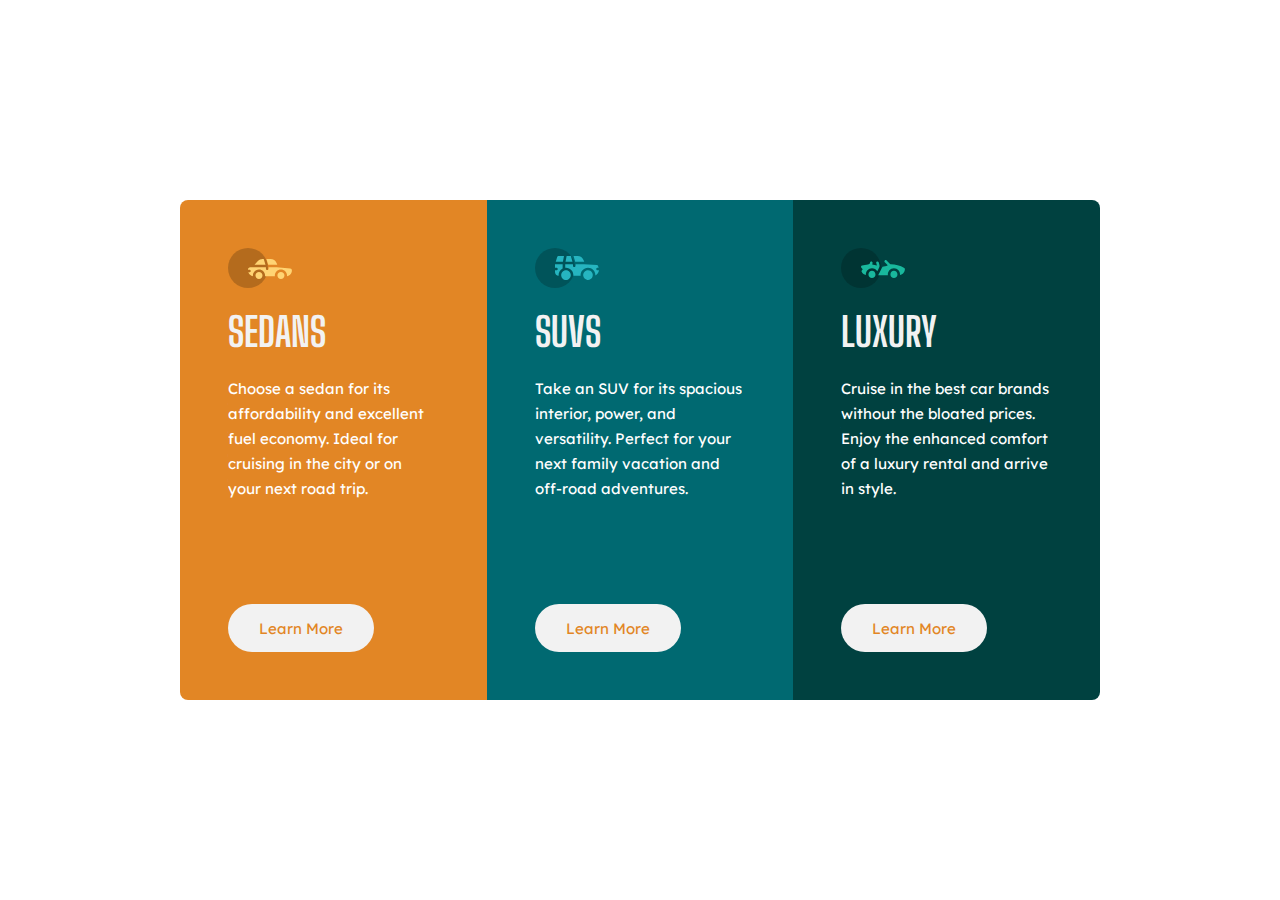
<file: 3-column-preview-card-component/index.html>
<!DOCTYPE html>
<html lang="en">
<head>
    <meta charset="UTF-8">
    <meta name="viewport" content="width=device-width, initial-scale=1.0">
    <title>3 column preview card component</title>
    <link rel="stylesheet" href="styles.css">
</head>
<body>
    <div class="card">
        <div class="types-container sedans">
            <img src="images/sedans.svg" alt="Sedans icon">
            <h2>Sedans</h2>
            <p>Choose a sedan for its affordability and excellent fuel economy. Ideal for cruising in the city or on your next road trip.</p>
            <button>Learn More</button>
        </div>
        <div class="types-container suvs">
            <img src="images/suvs.svg" alt="SUVs icon">
            <h2>SUVs</h2>
            <p>Take an SUV for its spacious interior, power, and versatility. Perfect for your next family vacation and off-road adventures.</p>
            <button>Learn More</button>

        </div>
        <div class="types-container luxury">
            <img src="images/luxury.svg" alt="Luxury icon">
            <h2>Luxury</h2>
            <p>Cruise in the best car brands without the bloated prices. Enjoy the enhanced comfort of a luxury rental and arrive in style. </p>
            <button>Learn More</button>
        </div>
    </div>
</body>
</html>
</file>
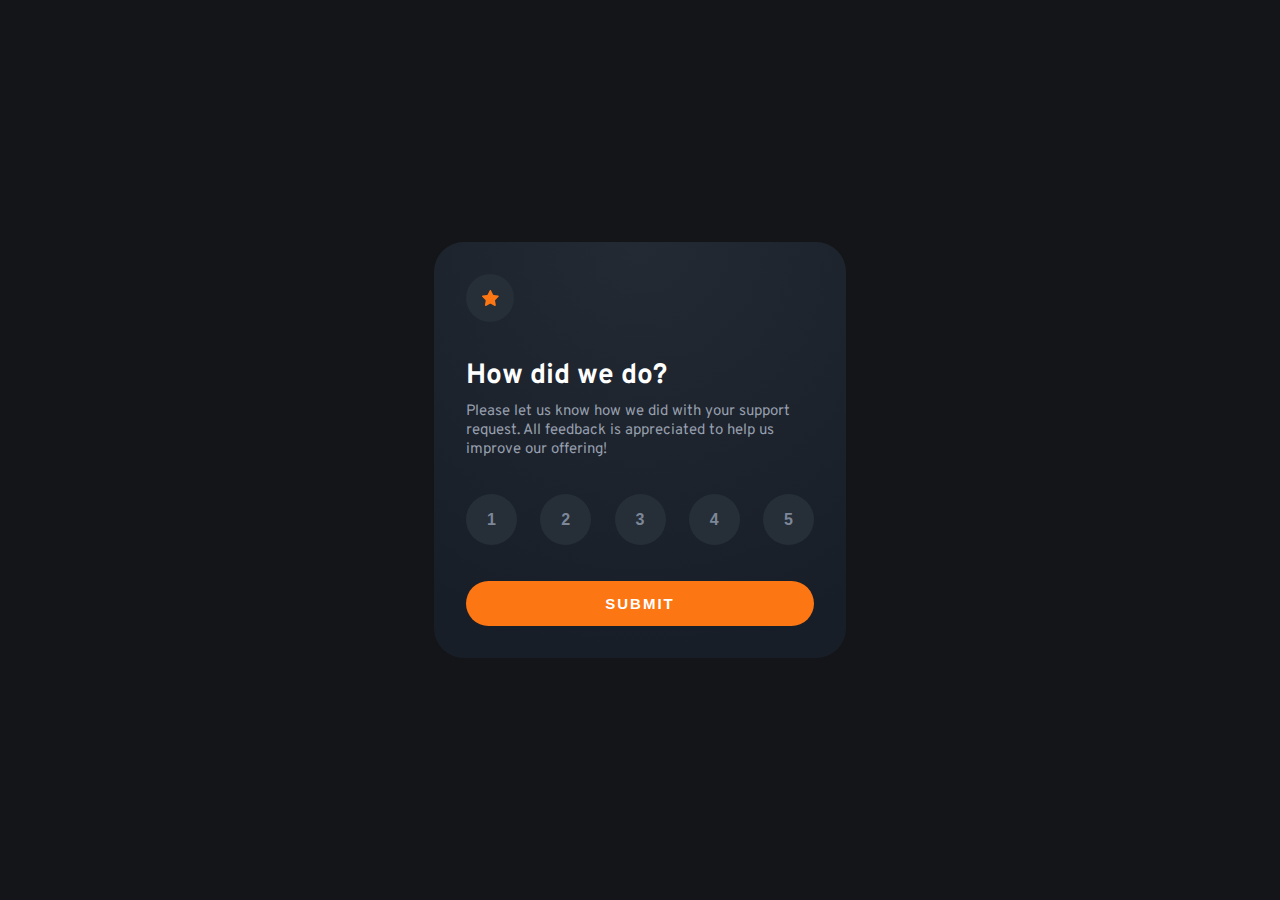
<file: interactive-rating-component/index.html>
<!DOCTYPE html>
<html lang="en">
<head>
    <meta charset="UTF-8">
    <meta name="viewport" content="width=device-width, initial-scale=1.0">
    <link rel="stylesheet" href="styles/style.css">
    <title>Interactive rating component</title>
</head>
<body>
    <section class="card">
        <div class="icon-container">
            <img src="images/Star.svg" alt="">
        </div>
        <div class="text-container">
            <h1>How did we do?</h1>
            <p>Please let us know how we did with your support request. All feedback is appreciated to help us improve our offering!</p>
        </div>
        <div class="rate-btn-container">
            <button class="rate-btn">1</button>
            <button class="rate-btn">2</button>
            <button class="rate-btn">3</button>
            <button class="rate-btn">4</button>
            <button class="rate-btn">5</button>
        </div>
        <button class="btn">Submit</button>
    </section>

    <script src="scripts/main.js"></script>
</body>
</html>
</file>
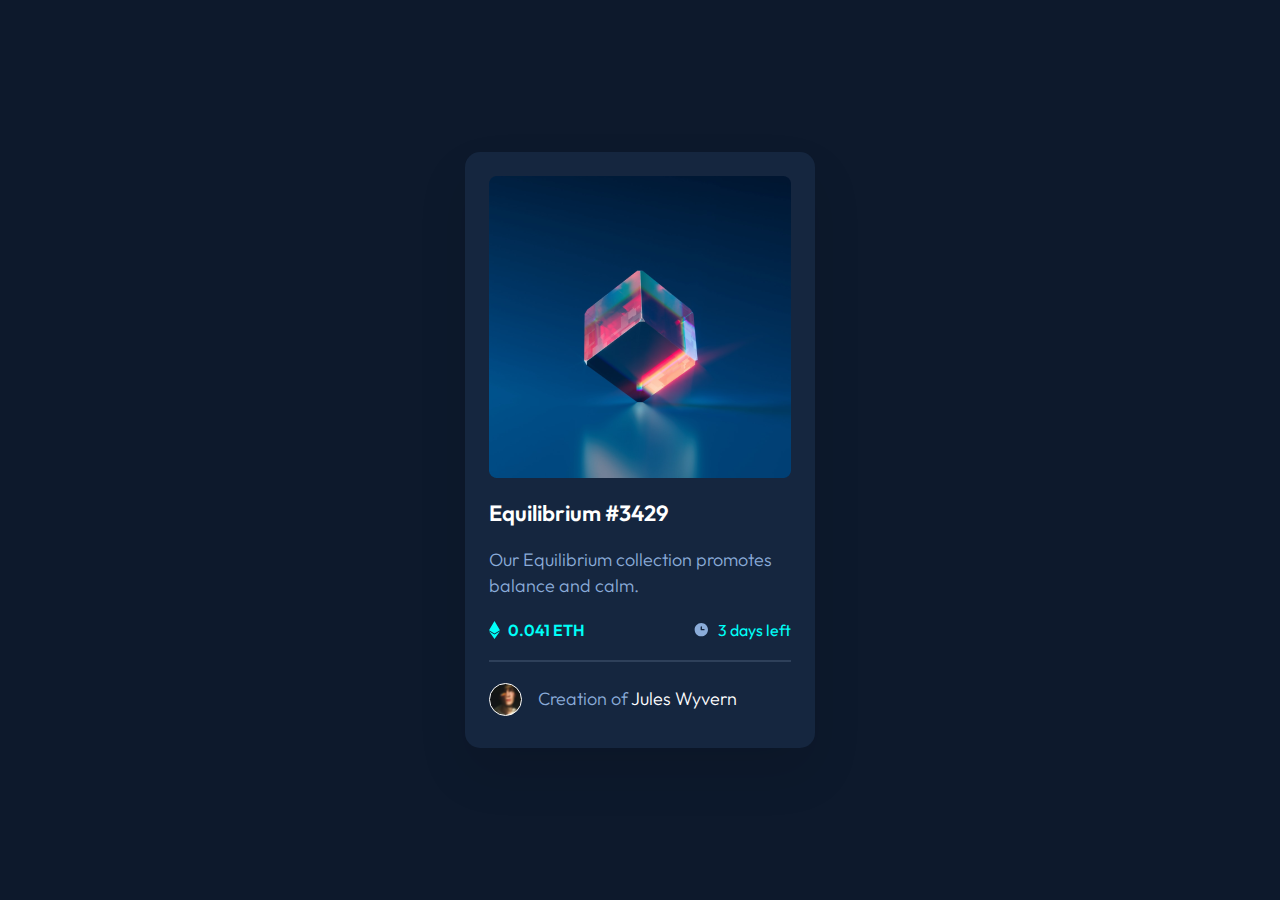
<file: nft-preview-card-component/index.html>
<!DOCTYPE html>
<html lang="en">
<head>
    <meta charset="UTF-8">
    <meta name="viewport" content="width=device-width, initial-scale=1.0">
    <link rel="stylesheet" href="styles.css">
    <title>NFT preview card component</title>
</head>
<body>
    <section class="card">
        <div class="image-container">
            <div class="overlay"></div>
            <img src="images/Eye.svg" alt="" class="view">
        </div>
        <h1>Equilibrium #3429</h1>
        <p>Our Equilibrium collection promotes balance and calm.</p>
        <div class="nft-info">
            <div class="price">
                <img src="images/ethereum.svg" alt="">
                <span>0.041 ETH</span>
            </div>
            <div class="days-left">
                <img src="images/Clock.svg" alt="">
                <span>3 days left</span>
            </div>
        </div>
        <hr>
        <div class="creator">
            <img src="images/creator-image.svg" alt="">
            <p>Creation of <span>Jules Wyvern</span></p>
        </div>
    </section>
</body>
</html>
</file>
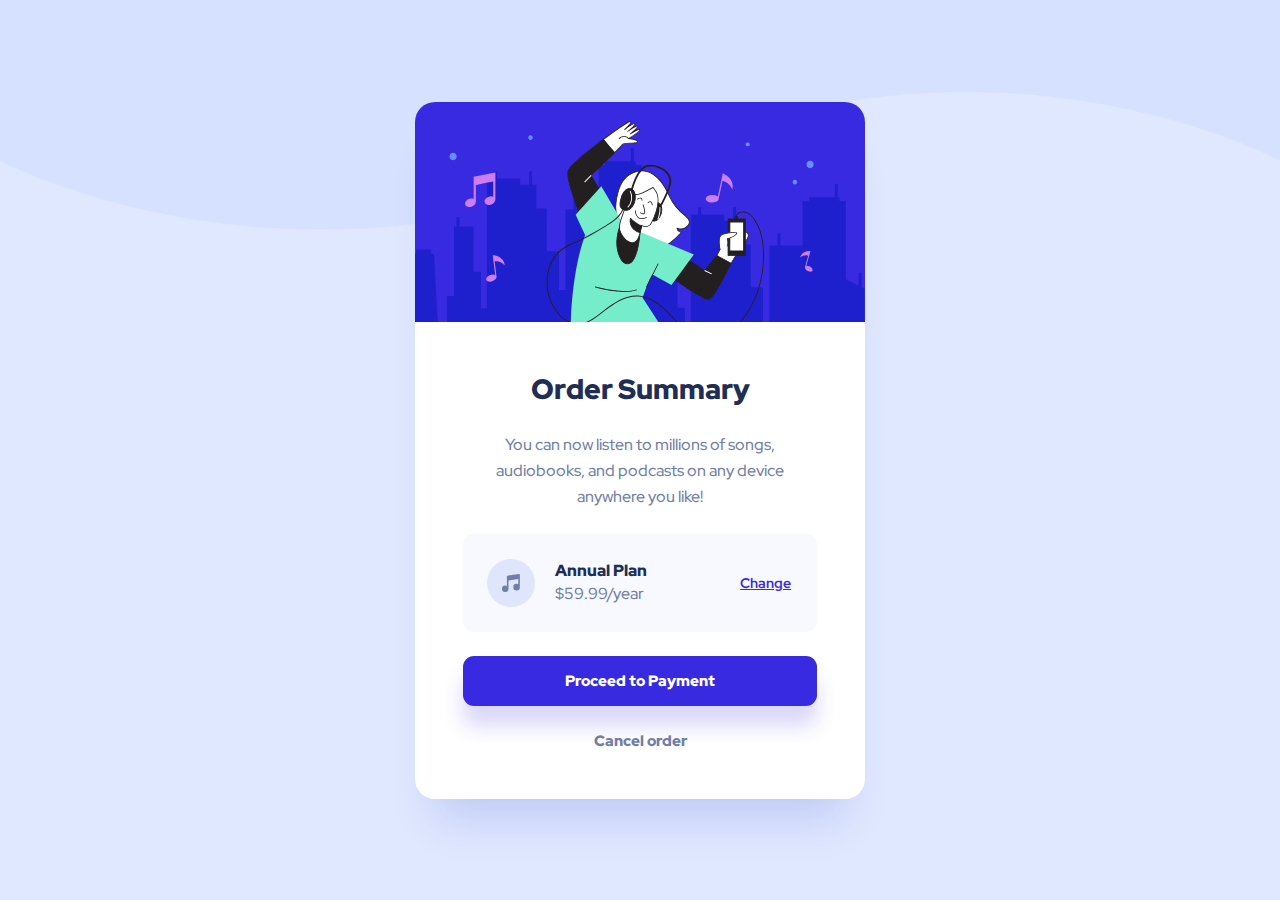
<file: order-summary-component/index.html>
<!DOCTYPE html>
<html lang="en">
<head>
    <meta charset="UTF-8">
    <meta name="viewport" content="width=device-width, initial-scale=1.0">
    <link rel="stylesheet" href="styles.css">
    <title>Order summary component</title>
</head>
<body>
    <div class="card">
        <div class="hero"></div>
        <div class="summary">
            <h1>Order Summary</h1>
            <p>You can now listen to millions of songs, audiobooks, and podcasts on any device anywhere you like!</p>
            <div class="plan-wrapper">
                <img src="images/icon-music.svg" alt="" class="icon-music">
                <div class="price">
                    <h3>Annual Plan</h3>
                    <p>$59.99/year</p>
                </div>
                <a href="#">Change</a>
            </div>
            <button>Proceed to Payment</button>
            <a href="#" class="cancel">Cancel order</a>
        </div>
    </div>
</body>
</html>
</file>
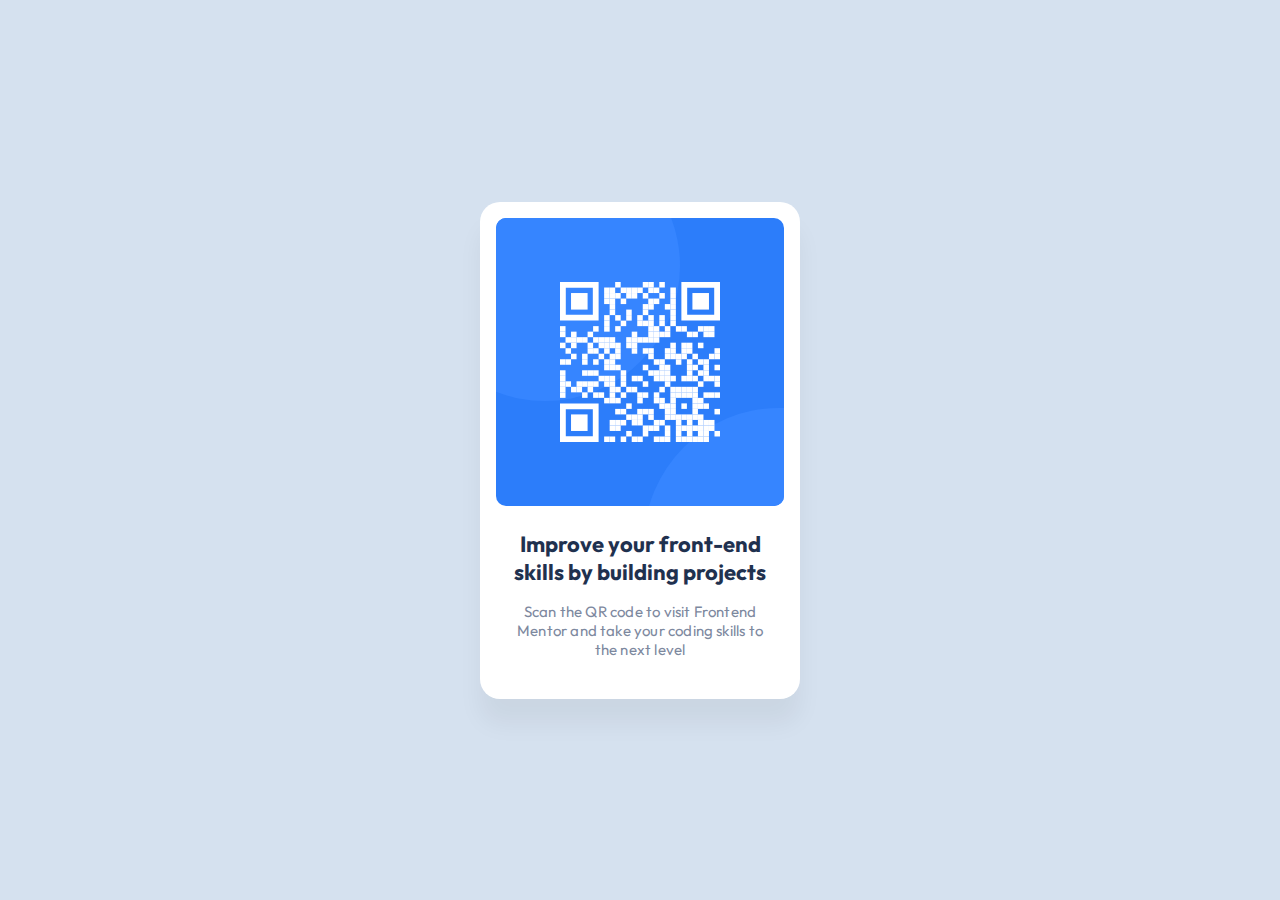
<file: qr-code-component/index.html>
<!DOCTYPE html>
<html lang="en">
<head>
    <meta charset="UTF-8">
    <meta name="viewport" content="width=device-width, initial-scale=1.0">
    <link rel="stylesheet" href="style.css">
    <title>QR Code Component</title>
</head>
<body>
    <section class="card">
        <div class="qr-code-container">
            <img src="qr-code.svg" alt="" class="qr-code">
            <div class="circle-bg top"></div>
            <div class="circle-bg bottom"></div>
        </div>

        <div class="text-container">
            <h1>Improve your front-end skills by building projects</h1>
            <p>Scan the QR code to visit Frontend Mentor and take your coding skills to the next level</p>
        </div>
    </section>
</body>
</html>
</file>
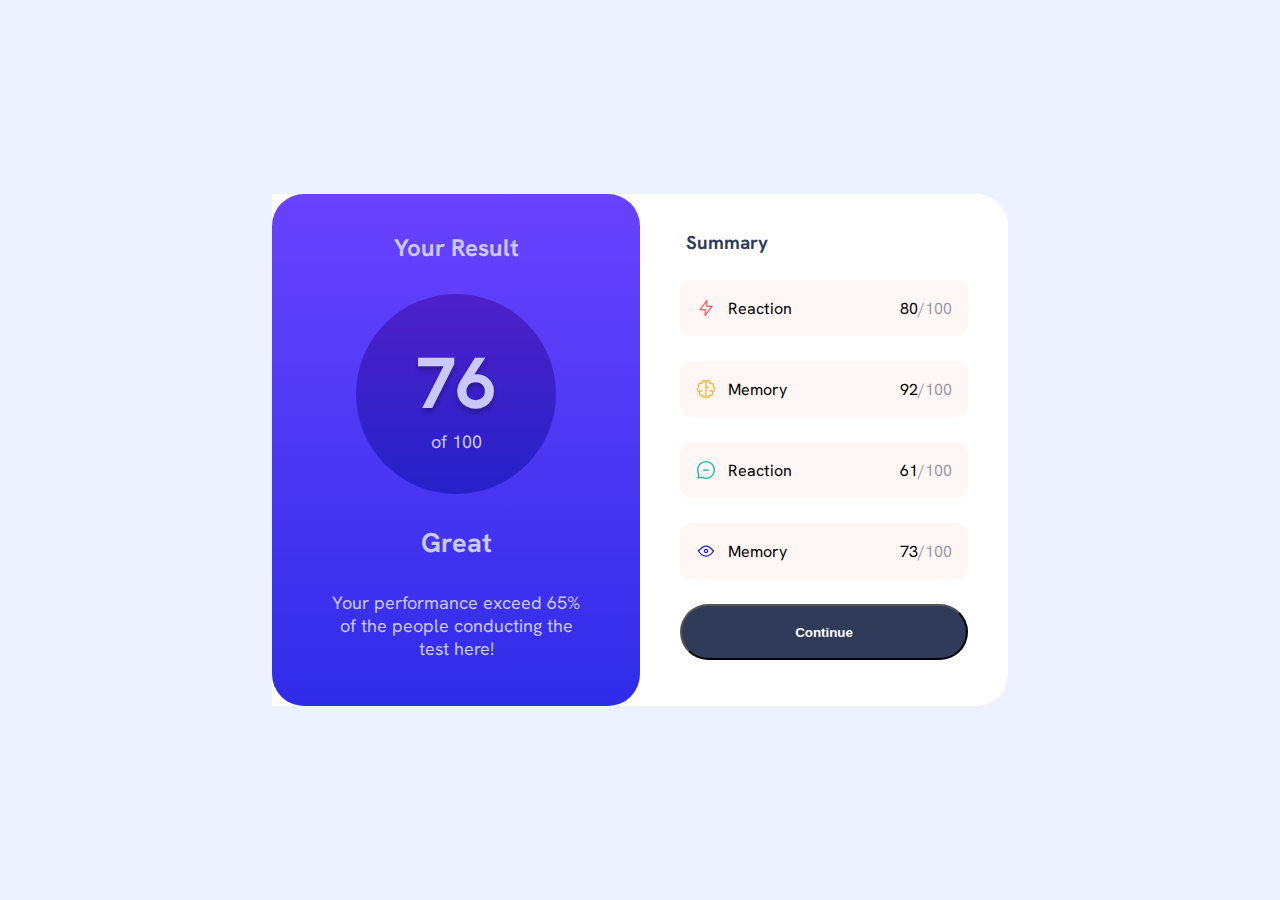
<file: results-summary-component/index.html>
<!DOCTYPE html>
<html lang="en">
<head>
    <meta charset="UTF-8">
    <meta name="viewport" content="width=device-width, initial-scale=1.0">
    <link rel="stylesheet" href="styles.css">
    <title>Result Summary Component - Front End Mentor</title>
</head>
<body>
    <div class="card">
        <div class="result">
            <h3>Your Result</h3>
            <div class="result-score">
                <h2>76</h2>
                <p>of 100</p>
            </div>
            <h2>Great</h2>
            <p>Your performance exceed 65% of the people conducting the test here!</p>
        </div>
        <div class="summary">
            <h3>Summary</h3>
            <div>
                <p>
                    <img src="images/iconoir_flash.svg" alt="">
                    Reaction
                </p>
                <span>80<span class="out-of">/100</span></span>
            </div>
            <div>
                <p>
                    <img src="images/iconoir_brain.svg" alt="">
                    Memory
                </p>
                <span>92<span class="out-of">/100</span></span>
            </div>
            <div>
                <p>
                    <img src="images/iconoir_chat-remove.svg" alt="">
                    Reaction
                </p>
                <span>61<span class="out-of">/100</span></span>
            </div>
            <div>
                <p>
                    <img src="images/iconoir_eye-empty.svg" alt="">
                    Memory
                </p>
                <span>73<span class="out-of">/100</span></span>
            </div>
            <button class="btn">Continue</button>
        </div>
    </div>
</body>
</html>
</file>
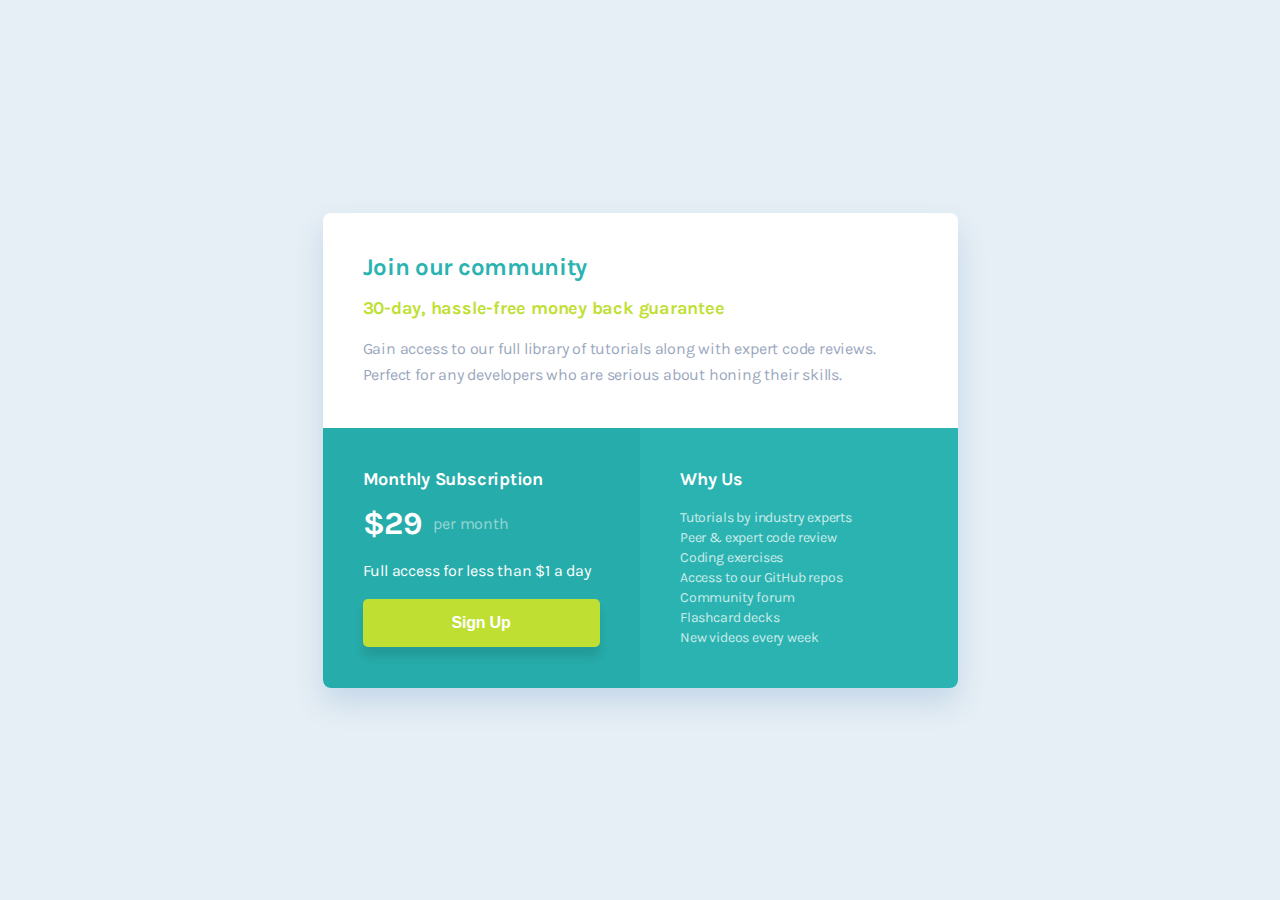
<file: single-price-grid-component/index.html>
<!DOCTYPE html>
<html lang="en">
<head>
    <meta charset="UTF-8">
    <meta name="viewport" content="width=device-width, initial-scale=1.0">
    <title>Document</title>
    <link rel="stylesheet" href="styles.css">
</head>
<body>
    <div class="card">
        <div class="community">
            <h1>Join our community</h1>
            <h3>30-day, hassle-free money back guarantee</h3>
            <p>Gain access to our full library of tutorials along with expert code reviews. Perfect for any developers who are serious about honing their skills.</p>
        </div>
        <div class="subscription">
            <h3>Monthly Subscription</h3>
            <div class="price">
                <h2>$29</h2>
                <span>per month</span>
            </div>
            <p>Full access for less than $1 a day</p>
            <button>Sign Up</button>
        </div>
        <div class="why-us">
            <h3>Why Us</h3>
            <ul>
                <li>Tutorials by industry experts</li>
                <li>Peer & expert code review</li>
                <li>Coding exercises</li>
                <li>Access to our GitHub repos</li>
                <li>Community forum</li>
                <li>Flashcard decks</li>
                <li>New videos every week</li>
            </ul>
        </div>
    </div>
</body>
</html>
</file>
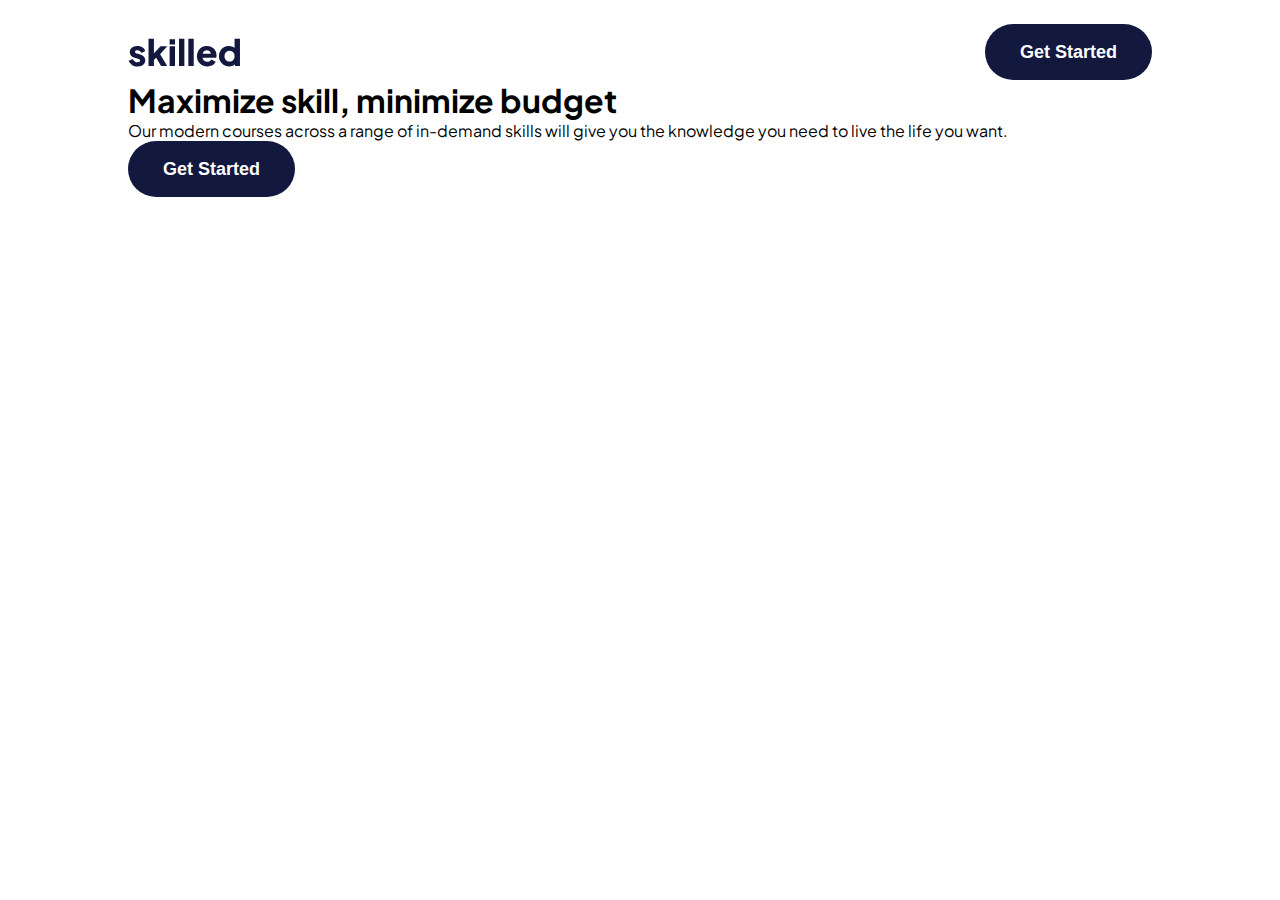
<file: skilled-elarning-landing-page/index.html>
<!DOCTYPE html>
<html lang="en">
<head>
    <meta charset="UTF-8">
    <meta name="viewport" content="width=device-width, initial-scale=1.0">
    <link rel="stylesheet" href="styles.css">
    <title>Skilled E-Learning Landing Page</title>
</head>
<body>
    <header>
        <img src="images/skilled-logo.svg" alt="">
        <button class="btn">Get Started</button>
    </header>
    
    <main>
        <section class="about-section">
            <h1>Maximize skill, minimize budget</h1>
            <p>Our modern courses across a range of in-demand skills will give you the knowledge you need to live the life you want.</p>
            <button class="btn">Get Started</button>
        </section>
    </main>
</body>
</html>
</file>
<file: 3-column-preview-card-component/styles.css>
@import url('https://fonts.googleapis.com/css2?family=Lexend+Deca&display=swap');
@import url('https://fonts.googleapis.com/css2?family=Big+Shoulders+Display:wght@700&display=swap');

*{
    margin: 0;
    padding: 0;
    box-sizing: border-box;
}

body{
    width: 100dvw;
    height: 100dvh;
    display: flex;
    justify-content: center;
    align-items: center;
}

.card{
    width: 920px;
    height: 500px;
    border-radius: 8px;
    display: flex;
}

.types-container{
    width: 307px;
    height: 500px;
    display: flex;
    flex-direction: column;
    justify-content: space-between;
    padding: 48px;
}

.sedans{
    background: #E28625;
    border-radius: 8px 0 0 8px;
}

.suvs{
    background: #006971;
}

.luxury{
    background: #004140;
    border-radius: 0px 8px 8px 0px;
}

.types-container img{
    width: 64px;
    height: 40px;
}

.types-container h2{
    color: #F2F2F2;
    font-size: 40px;
    font-weight: 700;
    text-transform: uppercase;
    font-family: Big Shoulders Display;
}

.types-container p{
    color: #FFF;
    font-family: Lexend Deca;
    font-size: 15px;
    font-weight: 400;
    line-height: 25px;
    margin-bottom: 83px;
}

.types-container button{
    width: 146px;
    height: 48px;
    border-radius: 25px;
    background: #F2F2F2;
    border: none;
    color: #E28625;
    font-family: Lexend Deca;
    font-size: 15px;
    font-weight: 400;
    line-height: 25px;
    cursor: pointer;
}

.types-container button:hover{
    background-color: transparent;
    border: 2px solid #FFF;
    color: #fff;
}

@media screen and (max-width: 430px) {
    body{
        padding: 88px 24px;
        height: auto;
    }

    .card{
        width: 327px;
        height: 1326px;
        flex-direction: column;
    }

    .types-container{
        width: 327px;
        height: 442px;
    }

    .sedans{
        border-radius: 8px 8px 0 0;
    }
    
    .luxury{
        border-radius: 0 0 8px 8px;
    }
    
    .types-container p{
        margin-bottom: 0;
    }
}
</file>
<file: interactive-rating-component/styles/style.css>
@import url('https://fonts.googleapis.com/css2?family=Overpass:wght@200;300;400;700&display=swap');

*{
    margin: 0;
    padding: 0;
    box-sizing: border-box;
}

body{
    width: 100dvw;
    height: 100dvh;
    background-color: #131518;
    display: flex;
    justify-content: center;
    align-items: center;
}

.card{
    width: 412px;
    height: 416px;
    border-radius: 30px;
    background: radial-gradient(98.96% 98.96% at 50% 0%, #232A34 0%, #181E27 100%);
    padding: 32px;
    display: flex;
    flex-direction: column;
    justify-content: space-between;
    font-family: 'Overpass', sans-serif;
}

.icon-container{
    width: 48px;
    height: 48px;
    border-radius: 50%;
    background-color: #262E38;
    display: flex;
    justify-content: center;
    align-items: center;
}

.text-container{
    display: flex;
    flex-direction: column;
    gap: 8px;
}

h1{
    font-size: 28px;
    color: #fff;
}

.text-container p{
    font-size: 15px;
    color: #969FAD;
}

.rate-btn-container{
    display: flex;
    justify-content: space-between;
    align-items: center;
}

.rate-btn{
    width: 51px;
    height: 51px;
    border-radius: 50%;
    background-color: #262E38;
    color: #7C8798;
    font-size: 16px;
    font-weight: 700;
    line-height: 24px;
    border: none;
    cursor: pointer;
}

.selected{
    background-color: #7C8798;
    color: #fff;
}

.rate-btn:hover{
    background-color: #FC7614;
    color: #fff;
}

.btn{
    border-radius: 22.5px;
    background-color: #FC7614;
    font-size: 15px;
    letter-spacing: 2px;
    font-weight: 700;
    color: #fff;
    height: 45px;
    border: none;
    cursor: pointer;
    text-transform: uppercase;
}

.btn:hover{
    background-color: #fff;
    color: #FC7614;
}

.thanks-container{
    display: flex;
    flex-direction: column;
    height: 100%;
    justify-content: space-between;
    align-items: center;
    text-align: center;
}

.thanks-image{
    width: 162px;
    height: 108px;
}

.feedback{
    width: fit-content;
    background-color: #262E38;
    height: 32px;
    border-radius: 22.5px;
    display: flex;
    align-items: center;
    justify-content: center;
    color: #FC7614;
    font-size: 15px;
    font-weight: 400;
    padding: 4px 20px;
}

@media screen and (max-width: 430px) {
    .card{
        width: 327px;
        height: 360px;
        border-radius: 15px;
        padding: 24px 24px 32px 24px;
    }

    .icon-container{
        width: 40px;
        height: 40px;
    }

    h1{
        font-size: 24px;
    }

    .text-container p{
        font-size: 14px;
    }

    .rate-btn{
        width: 42px;
        height: 42px;
    }

    .thanks-image{
        width: 144px;
        height: 96;
    }

    .feedback{
        padding: 5px 12px;
        font-size: 14px;
    }
}
</file>
<file: nft-preview-card-component/styles.css>
@import url('https://fonts.googleapis.com/css2?family=Outfit:wght@300;600&display=swap');

*{
    margin: 0;
    padding: 0;
    box-sizing: border-box;
}

body{
    width: 100dvw;
    height: 100dvh;
    background-color: #0D192C;
    display: flex;
    justify-content: center;
    align-items: center;
}

.card{
    width: 350px;
    height: 596px;
    border-radius: 15px;
    padding: 24px 24px 32px;
    background-color: #15263F;
    box-shadow: 0px 25px 50px 0px rgba(0, 0, 0, 0.10);
    display: flex;
    flex-direction: column;
    justify-content: space-between;
    font-family: 'Outfit', sans-serif;
}

.image-container{
    width: 302px;
    height: 302px;
    background: url('./images/ntf-image.png');
    position: relative;
    display: flex;
    justify-content: center;
}

.overlay{
    width: 100%;
    height: 100%;
    border-radius: 15px;
    position: absolute;
    background-color: #00FFF8;
    opacity: 0;
    cursor: pointer;
    background-position: center;
}

.image-container:hover .overlay{
    opacity: 0.503;
    transition: all 0.3s ease-in-out;
}

.view{
    opacity: 0;
    z-index: 10;
    cursor: pointer;
}

.image-container:hover  .overlay + .view{
    opacity: 1;
}

h1{
    color: #fff;
    font-size: 22px;
    font-weight: 600;
}

p{
    color: #8BACD9;
    font-size: 18px;
    font-weight: 300;
    line-height: 26px;
}

.nft-info{
    display: flex;
    align-items: center;
    justify-content: space-between;
    color: #00FFF8;
}

.nft-info div{
    display: flex;
    align-items: center;
    gap: 8px;
}

.price span{
    font-weight: 600;
}

hr{
    border: 1px solid #2E405A;
}

.creator{
    display: flex;
    align-items: center;
    gap: 16px;
    font-size: 16px;
}

.creator span{
    color: #fff;
    cursor: pointer;
}

.creator span:hover{
    color: #00FFF8;
}

@media screen and (max-width: 430px){
    .card{
        width: 327px;
        height: 543px;
    }

    .image-container{
        width: 278px;
        height: 278px;
        border-radius: 15px;
    }

    .creator{
        font-size: 15px;
    }
}
</file>
<file: order-summary-component/styles.css>
@import url('https://fonts.googleapis.com/css2?family=Red+Hat+Display:wght@300;400;500;600;700;800;900&display=swap');

*{
    margin: 0;
    padding: 0;
    box-sizing: border-box;
}

body{
    width: 100dvw;
    height: 100dvh;
    display: flex;
    align-items: center;
    justify-content: center;
    position: relative;
    background-color: #E0E8FF;
    background-image: url('./images/bg.png');
    background-size: contain;
    background-repeat: no-repeat;
    background-position: top -150px center;
}

.card{
    width: 450px;
    height: 697px;
    border-radius: 20px;
    box-shadow: 0px 40px 40px -20px rgba(13, 48, 189, 0.15);
    background: #fff;
    font-family: Red Hat Display;
}

.hero{
    width: 100%;
    height: 220px;
    background-image: url('./images/illustration-hero.svg');
    border-radius: 20px 20px 0px 0px;
}

.summary{
    display: flex;
    flex-direction: column;
    align-items: center;
    height: calc(100% - 220px);
    justify-content: space-between;
    padding: 48px;
}

.summary h1{
    color: #1F2E55;
    text-align: center;
    font-size: 28px;
    font-weight: 900;
}

.summary p{
    color: #717FA6;
    text-align: center;
    font-size: 16px;
    font-weight: 500;
    line-height: 26px;
}

.plan-wrapper{
    width: 354px;
    height: 98px;
    border-radius: 11px;
    background: #F7F9FF;
    display: flex;
    align-items: center;
    padding: 25px 24px;
}

.icon-music{
    width: 48px;
    height: 48px;
    margin-right: 20px;
}

.price{
    width: 117.19px;
    display: flex;
    flex-direction: column;
    margin-right: 68px;
}

.price h3{
    color: #1F2E55;
    font-size: 16px;
    font-weight: 900;
}

.price p{
    color: #717FA6;
    font-size: 16px;
    font-weight: 500;
    text-align: left;
}

.plan-wrapper a{
    color: #382AE1;
    font-family: Red Hat Display;
    font-size: 14px;
    font-weight: bold;
    cursor: pointer;
}

.plan-wrapper a:hover{
    color: #766CF1;
    text-decoration: none;
}

button{
    width: 354px;
    height: 50px;
    border-radius: 11px;
    background: #382AE1;
    box-shadow: 0px 20px 20px 0px rgba(56, 42, 225, 0.19);
    color: #FFF;
    font-size: 15px;
    font-weight: 900;
    border: none;
    font-family: Red Hat Display;
    cursor: pointer;
}

button:hover{
    background: #766CF1;
}

.cancel{
    color: #717FA6;
    font-size: 15px;
    font-weight: 900;
    text-decoration: none;
    cursor: pointer;
}

.cancel:hover{
    color: #1F2E55;
}

@media screen and (max-width: 430px) {
    .card{
        width: 327px;
        height: 567px;
    }

    .hero{
        height: 160px;
        background-size: contain;
        background-repeat: no-repeat;
    }

    .summary{
        height: calc(100% - 160px);
        padding: 32px;
    }

    .summary h1{
        font-size: 22px;
    }

    .summary p{
        font-size: 15px;
        
    }

    .plan-wrapper{
        width: 279px;
        height: 81px;
        padding: 16px;
    }

    .price{
        margin-right: 50px;
    }
    
    .price h3{
        font-size: 14px;
    }
    
    .price p{
        font-size: 14px;
    }
    
    .plan-wrapper a{
        font-size: 13px;
    }
    
    button{
        width: 279px;
        height: 50px;
    }
}
</file>
<file: qr-code-component/style.css>
@import url('https://fonts.googleapis.com/css2?family=Outfit:wght@400;700&display=swap');

*{
    margin: 0;
    padding: 0;
    box-sizing: border-box;
}

body{
    width: 100dvw;
    height: 100dvh;
    display: flex;
    justify-content: center;
    align-items: center;
    background-color: #D5E1EF;
    font-family: 'Outfit', sans-serif;
}

.card{
    width: 320px;
    height: 497px;
    background-color: #fff;
    box-shadow: 0px 25px 25px 0px rgba(0, 0, 0, 0.05);
    padding: 16px 16px 40px;
    border-radius: 20px;
    text-align: center;
    display: flex;
    flex-direction: column;
    justify-content: space-between;
}

.qr-code-container{
    width: 288px;
    height: 288px;
    border-radius: 10px;
    background: #2C7DFA;
    display: flex;
    justify-content: center;
    align-items: center;
    position: relative;
    overflow: hidden;
}

.qr-code{
    z-index: 10;
}

.circle-bg{
    width: 270px;
    height: 270px;
    border-radius: 50%;
    position: absolute;
    background-color: #3685FF;
}

.top{
    top: -30%;
    left: -30%;
}

.bottom{
    bottom: -60%;
    right: -45%;
}

.text-container{
    display: flex;
    flex-direction: column;
    gap: 16px;
    height: 129px;
    padding: 0 16px;
}

h1{
    color: #1F314F;
    font-size: 22px;
}

p{
    font-size: 15px;
    letter-spacing: 0.188px;
    color: #7D889E;
}

@media screen and (max-width: 430px) {
    .qr-code-container{
        background-color: #3685FF;
    }

    .circle-bg{
        background-color: #2C7DFA;
    }

    h1{
        font-size: 22px;
    }
}
</file>
<file: results-summary-component/styles.css>
@import url('https://fonts.googleapis.com/css2?family=Hanken+Grotesk:wght@100;200;300;400;500;600&display=swap');

*{
    margin: 0;
    padding: 0;
    box-sizing: border-box;
}

body{
    width: 100vw;
    height: 100vh;
    background-color: #ECF2FF;
    display: flex;
    justify-content: center;
    align-items: center;
}

.card{
    width: 736px;
    height: 512px;
    border-radius: 0 32px 32px 0;
    display: flex;
    background-color: #fff;
    font-family: 'Hanken Grotesk', sans-serif;
}

.result{
    width: 50%;
    height: 100%;
    border-radius: 32px;
    background: linear-gradient(#6943FF, #2F2CE9);
    display: flex;
    flex-direction: column;
    align-items: center;
    justify-content: space-between;
    padding: 38px 54px 46px;
    font-size: 18px;
    color: #CAC9FF;
}

.result h3{
    font-size: 24px;
}

.result-score{
    width: 200px;
    height: 200px;
    border-radius: 50%;
    background: linear-gradient(#4D21C9, #2521C9);
    display: flex;
    flex-direction: column;
    justify-content: center;
    align-items: center;
}

.result-score h2{
    font-size: 72px;
    text-shadow: 0px 4px 4px rgba(0, 0, 0, 0.25);
}

.result p{
    width: 260px;
    text-align: center;
}

.summary{
    width: 50%;
    height: 100%;
    border-radius: 0 32px 32px 0;
    display: flex;
    flex-direction: column;
    justify-content: space-between;
    align-items: center;
    padding: 36px 0 46px 0;
}

.summary h3{
    width: 75%;
    text-align: left;
    color: #303B59;
}

.summary div{
    width: 288px;
    height: 56px;
    border-radius: 12px;
    background: var(--red-95-white, linear-gradient(0deg, rgba(255, 255, 255, 0.95) 0%, rgba(255, 255, 255, 0.95) 100%), #F55);
    display: flex;
    align-items: center;
    justify-content: space-between;
    padding: 18px 16px;
}

.summary div p{
    display: flex;
    align-items: center;
    gap: 12px;
}

.summary div p img{
    width: 20px;
    height: 20px;
}

.btn{
    width: 288px;
    height: 56px;
    background-color: #303B59;
    border-radius: 128px;
    color: #fff;
    font-weight: 700;
    cursor: pointer;
}

.out-of{
    color: #303B59;
    opacity: .5;
}

@media screen and (max-width: 425px) {    
    body{
        display: block;
    }

    .card{
        width: 100%;
        height: 809px;
        border-radius: 0 32px 32px 0;
        display: flex;
        flex-direction: column;
        align-items: center;
    }
    
    .result{
        width: 100%;
        height: 600px;
        border-radius: 0 0 32px 32px;
        padding: 24px 58px 40px;
        box-shadow: 0px 30px 60px 0px rgba(61, 108, 236, 0.15);
    }
    
    .result h3{
        font-size: 18px;
    }
    
    .result-score{
        width: 140px;
        height: 140px;
        display: flex;
        flex-direction: column;
        justify-content: center;
        align-items: center;
    }
    
    .result-score h2{
        font-size: 56px !important;
    }

    .result h2{
        font-size: 24px;
    }
    
    .result p{
        font-size: 16px;
    }
    
    .summary{
        width: 100%;
        height: 100%;
        border-radius: 0 32px 32px 0;
        display: flex;
        flex-direction: column;
        justify-content: space-between;
        align-items: center;
        padding: 24px 30px 30px 30px;
    }
    
    .summary h3{
        width: 100%;
        text-align: left;
        color: #303B59;
        font-size: 18px;
    }
    
    .summary div{
        width: 100%;
        height: 56px;
        display: flex;
        align-items: center;
        justify-content: space-between;
        padding: 18px 16px;
    }

    .btn{
        width: 100%;
        font-size: 18px;
        margin-top: 24px;
    }
}
</file>
<file: single-price-grid-component/styles.css>
@import url('https://fonts.googleapis.com/css2?family=Karla:wght@400;700&display=swap');

*{
    margin: 0;
    padding: 0;
    box-sizing: border-box;
}

body{
    width: 100dvw;
    height: 100dvh;
    background-color: #e6eff5;
    display: flex;
    justify-content: center;
    align-items: center;
    font-family: 'Karla', sans-serif;
}

.card{
    width: 635px;
    height: 475px;
    background: #FFF;
    border-radius: 8px;
    box-shadow: 0px 15px 30px 0px rgba(0, 81, 171, 0.15);
    display: grid;
    grid-template-columns: repeat(2, 1fr);
    grid-template-rows: repeat(2, 1fr);
    grid-template-areas:    'community community'
                            'subscription why-us';
    color: #FFF;
}

.community,
.subscription,
.why-us{
    padding: 40px;
    display: flex;
    flex-direction: column;
    justify-content: space-between;
}

.community{
    grid-area: community;
    font-weight: 700;
}

.community h1{
    color: #2AB3B1;
    font-size: 24px;
    letter-spacing: -0.3px;
}

.community h3{
    color: #C0DF33;
    font-size: 18px;
    letter-spacing: -0.225px;
}

.community p{
    color: #9AA7BE;
    font-size: 16px;
    font-weight: 400;
    line-height: 26px;
    letter-spacing: -0.2px;
}

.subscription{
    grid-area: subscription;
    background-color: #26acaa;
    border-radius: 0 0 0 8px;
}

.subscription h3{
    font-size: 18px;
    font-weight: 700;
    letter-spacing: -0.225px;
}

.price{
    width: fit-content;
    display: flex;
    align-items: center;
    gap: 11px;
}

.price h2{
    font-size: 32px;
    font-weight: 700;
    letter-spacing: -0.4px;
}

.price span{
    font-size: 16px;
    font-weight: 400;
    line-height: 26px;
    letter-spacing: -0.2px;
    opacity: 0.5;
}

.subscription p{
    font-size: 16px;
    font-weight: 400;
    line-height: 26px;
    letter-spacing: -0.2px;
}

.subscription button{
    width: 237px;
    height: 48px;
    border-radius: 5px;
    background: #C0DF33;
    box-shadow: 0px 10px 10px 0px rgba(0, 0, 0, 0.10);
    color: #fff;
    border: none;
    font-size: 16px;
    font-weight: 700;
    letter-spacing: -0.2px;
    cursor: pointer;
}

.subscription button:hover{
    background: #A9D62B;
}

.why-us{
    grid-area: why-us;
    background-color: #2AB3B1;
    border-radius: 0 0 8px 0;
}

.why-us h3{
    font-size: 18px;
    font-weight: 700;
    letter-spacing: -0.225px;
}

.why-us ul{
    margin-top: 18px;
}

.why-us ul li{
    font-size: 14px;
    font-weight: 400;
    line-height: 20px;
    letter-spacing: -0.175px;
    opacity: 0.75;
    list-style: none;
}

@media screen and (max-width: 430px){
    body{
        width: 375px;
        height: 100%;
        padding: 72px 32px;
    }

    .card{
        width: 311px;
        height: 722px;
        grid-template-columns: repeat(1, 1fr);
        grid-template-rows: repeat(3, 1fr);
        grid-template-areas:    'community'
                                'subscription' 'why-us';
    }

    .community,
    .subscription,
    .why-us{
        padding: 28px 24px;
    }

    .community h1{
        font-size: 20px;
        letter-spacing: -0.25px;
    }
    
    .community h3{
        font-size: 15px;
        line-height: 20px;
        letter-spacing: -0.187px;
    }
    
    .community p{
        font-size: 14px;
        line-height: 26px;
        letter-spacing: -0.175px;
    }
    
    .subscription{
        border-radius: 0;
    }
    
    .subscription button{
        width: 263px;
        border: none;
    }

    .why-us{
        border-radius: 0 0 5px 5px;
    }
}
</file>
<file: skilled-elarning-landing-page/styles.css>
@import url('https://fonts.googleapis.com/css2?family=Plus+Jakarta+Sans:wght@200;300;400;500;600;700;800&display=swap');

*{
    padding: 0;
    margin: 0;
    box-sizing: border-box;
}

body{
    width: 100dvw;
    height: 100dvh;
    padding: 24px 10% 0;
    font-family: 'Plus Jakarta Sans', sans-serif;
}

header{
    display: flex;
    align-items: center;
    justify-content: space-between;
}

.btn{
    padding: 14px 32px;
    border-radius: 28px;
    background-color: #13183F;
    color: #fff;
    font-size: 18px;
    font-weight: 700;
    line-height: 28px;
    width: 167px;
    height: 56px;
    border: none;
    cursor: pointer;
}
</file>
